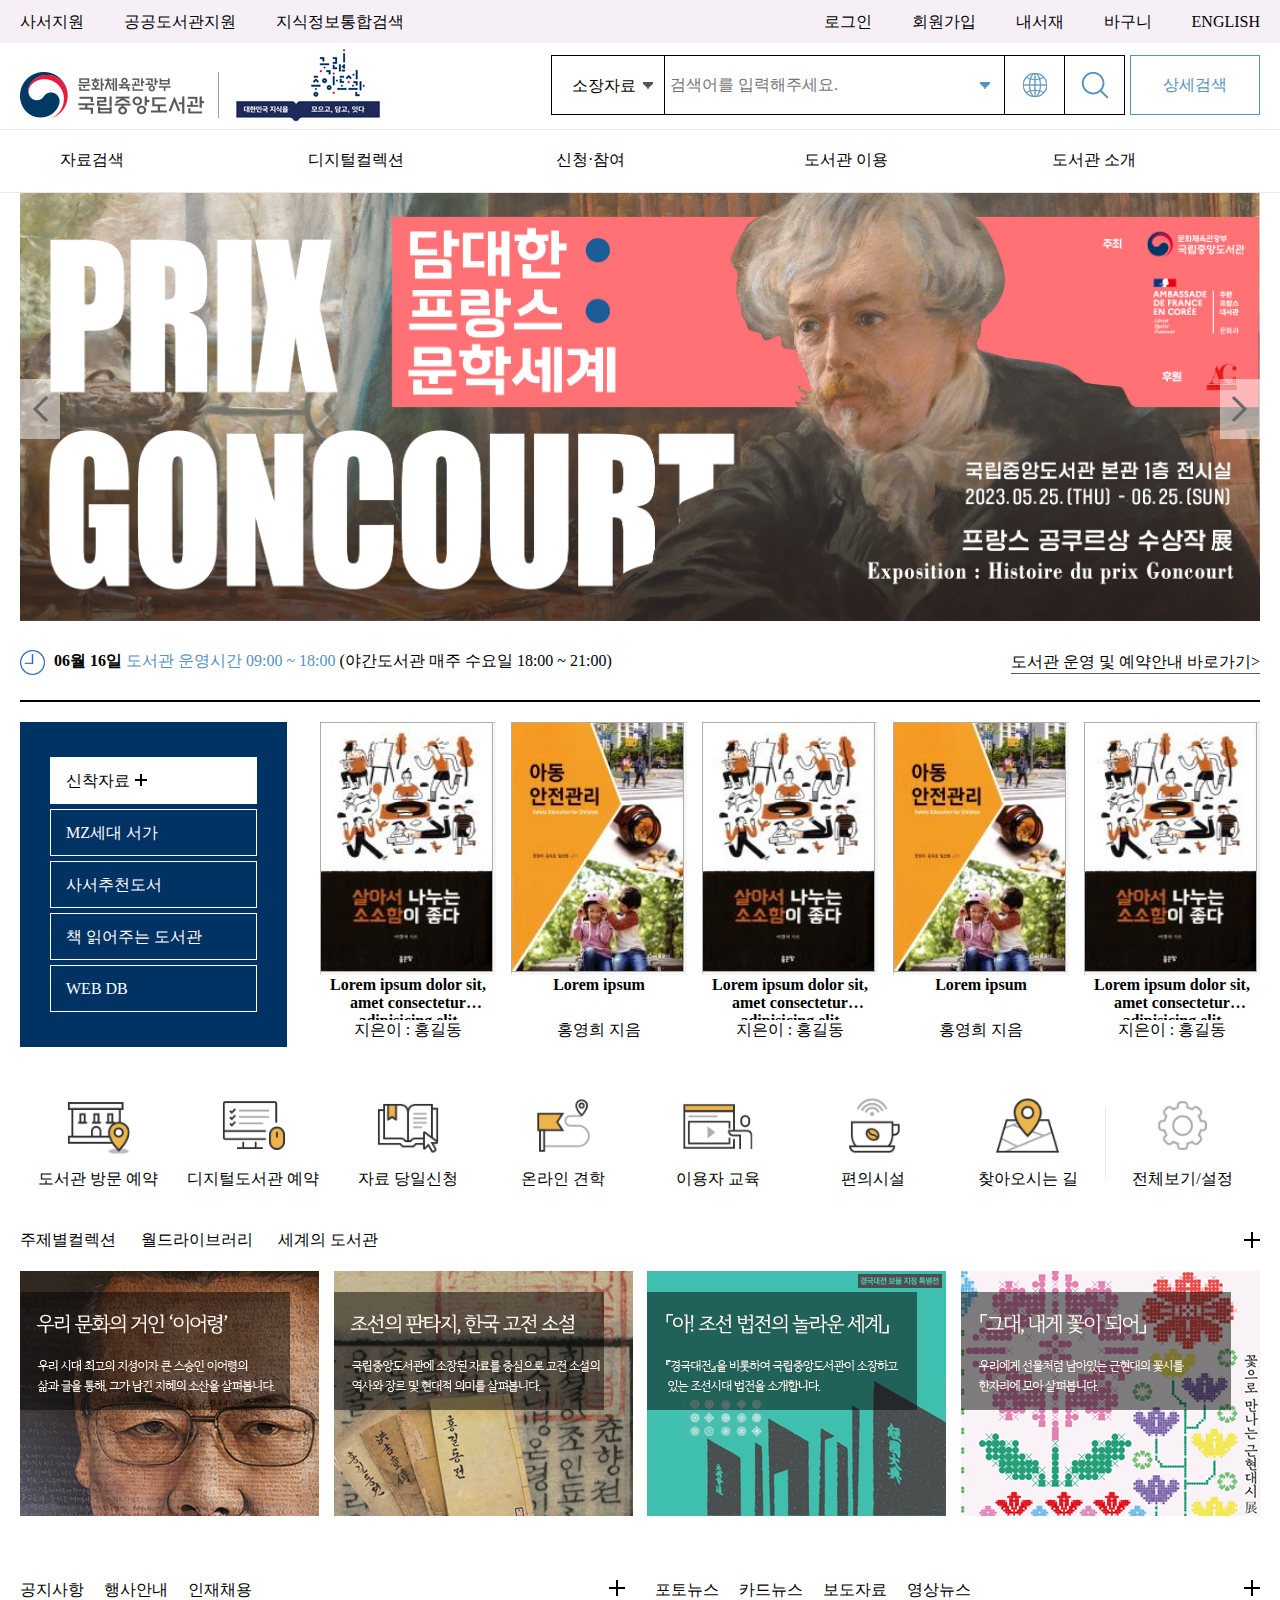
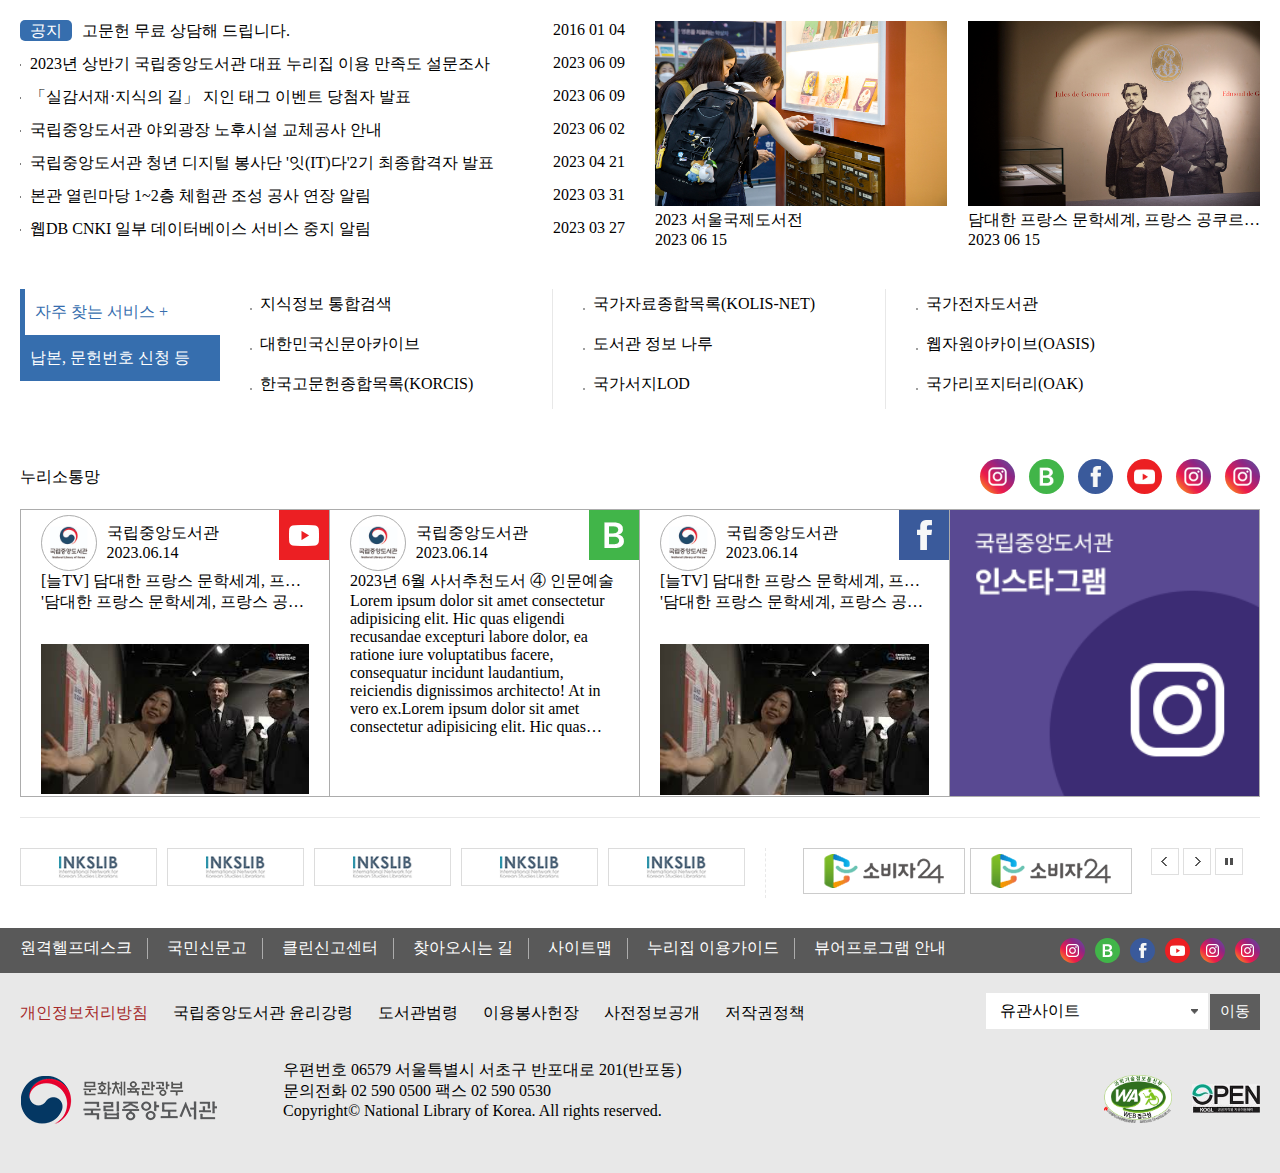
<file: index.html>
<!DOCTYPE html>
<html lang="ko">
<head>
  <meta charset="UTF-8">
  <meta name="viewport" content="width=device-width, initial-scale=1.0">
  <title>국립중앙도서관</title>
  <link rel="stylesheet" href="style.css">
</head>
<body>
  <!-- <div class="modal_wrap">
    <div class="modal_content">
      <a href="">
        <img src="img/viewImage-modal-popup.png" alt="이벤트">
      </a>
    </div>
    <div class="modal_footer">
      <input type="checkbox" id="check_dont_see">
      <label for="check_dont_see">오늘 하루 보지 않기</label>
      <button class="close">닫기</button>
    </div>
  </div> -->

  <header>
    <div class="header_top">
      <div class="inner">
        <div class="header_top_left">
          <ul>
            <li><a href="">사서지원</a></li>
            <li><a href="">공공도서관지원</a></li>
            <li><a href="">지식정보통합검색</a></li>
          </ul>
        </div>
        <div class="header_top_right">
          <ul>
            <li><a href="">로그인</a></li>
            <li><a href="">회원가입</a></li>
            <li><a href="">내서재</a></li>
            <li><a href="">바구니</a></li>
            <li><a href="">ENGLISH</a></li>
          </ul>
        </div>
      </div>
    </div>
    <div class="header_logo_search">
      <div class="inner">
        <h1 class="header_logo">
          <a href="" title="메인페이지로 이동">
            <span class="blind">문화체육관광부 국립중앙도서관 로고</span>
            <span class="blind">대한민국 지식을 모으고, 담고, 잇다</span>
          </a>
        </h1>
        <div class="header_search">
          <form action="" method="" title="" name="">
            <select name="" id="" title="검색구분">
              <option value="">소장자료</option>
              <option value="">홈페이지</option>
              <option value="">지식정보</option>
            </select>
            <div class="header_search_input">
              <label class="blind" for="">검색어를 입력해주세요.</label>
              <input type="search" placeholder="검색어를 입력해주세요.">
              <a href="" title="자동 완성 열기"><span class="blind">자동 완성 열기</span></a>
            </div>
            <div class="btn_search"><button class="btn_world"><span class="blind">언어선택</span></button></div>
            <div class="btn_search"><button class="btn_ico_search"><span class="blind">검색아이콘</span></button></div>
            <div class="btn_detail"><button><span>상세검색</span></button></div>
          </form>
        </div>
      </div>
    </div>
    <div class="header_gnb_menu">
      <div class="inner">
        <ul class="menu">
          <li><a href=""><span>자료검색</span></a>
            <ul>
              <li><a href="">sub1</a></li>
              <li><a href="">sub2</a></li>
              <li><a href="">sub3</a></li>
              <li><a href="">sub4</a></li>
              <li><a href="">sub5</a></li>
              <li><a href="">sub6</a></li>
              <li><a href="">sub7</a></li>
              <li><a href="">sub8</a></li>
            </ul>
          </li>
          <li><a href=""><span>디지털컬렉션</span></a>
            <ul>
              <li><a href="">1</a></li>
              <li><a href="">2</a></li>
              <li><a href="">3</a></li>
              <li><a href="">4</a></li>
              <li><a href="">5</a></li>
              <li><a href="">6</a></li>
              <li><a href="">7</a></li>
              <li><a href="">8</a></li>
            </ul>
          </li>
          <li><a href=""><span>신청·참여</span></a>
            <ul>
              <li><a href="">1</a></li>
              <li><a href="">2</a></li>
              <li><a href="">3</a></li>
              <li><a href="">4</a></li>
              <li><a href="">5</a></li>
              <li><a href="">6</a></li>
              <li><a href="">7</a></li>
              <li><a href="">8</a></li>
            </ul>
          </li>
          <li><a href=""><span>도서관 이용</span></a>
            <ul>
              <li><a href="">1</a></li>
              <li><a href="">2</a></li>
              <li><a href="">3</a></li>
              <li><a href="">4</a></li>
              <li><a href="">5</a></li>
              <li><a href="">6</a></li>
              <li><a href="">7</a></li>
              <li><a href="">8</a></li>
            </ul>
          </li>
          <li><a href=""><span>도서관 소개</span></a>
            <ul>
              <li><a href="">1</a></li>
              <li><a href="">2</a></li>
              <li><a href="">3</a></li>
              <li><a href="">4</a></li>
              <li><a href="">5</a></li>
              <li><a href="">6</a></li>
              <li><a href="">7</a></li>
              <li><a href="">8</a></li>
            </ul>
          </li>
        </ul>
      </div>
    </div>
  </header>

  <main>
    <div class="container inner">
      <div class="silder_wrap">
        <ul class="silder">
          <li><a href=""><img src="img/slide-img1.jpg" alt="프랑스문학세계"></a></li>
          <li><a href=""><img src="img/slide-img2.png" alt="실감서재"></a></li>
          <li><a href=""><img src="img/slide-img3.jpg" alt="국립중앙도서관 통합검색서비스 오픈"></a></li>
        </ul>
        <button class="prev"></button>
        <button class="next"></button>
      </div>
      <div class="library_info">
        <div class="library_info_left">
          <img src="img/time-open1.png" alt="시계">
          <strong>06월 16일</strong>
          <em>도서관 운영시간 09:00 ~ 18:00</em>
          <span>(야간도서관 매주 수요일 18:00 ~ 21:00)</span>
        </div>
        <a href="">도서관 운영 및 예약안내 바로가기</a>
      </div>
      <div class="book_list_wrap">
        <div class="book_menu_wrap">
          <ul>
            <li><a class="on" href=""><span>신착자료</span></a></li>
            <li><a href=""><span>MZ세대 서가</span></a></li>
            <li><a href=""><span>사서추천도서</span></a></li>
            <li><a href=""><span>책 읽어주는 도서관</span></a></li>
            <li><a href=""><span>WEB DB</span></a></li>
          </ul>
        </div>

        <div class="book_contents_wrap">
          <ul>
            <li><a href="">
              <div class="book_img_wrap">
                <img src="img/KMO202324320_thumbnail.jpg" alt="살아서 나누는 소소함이 좋다">
              </div>
              <div class="book_info_wrap">
                <span class="book_info_title">Lorem ipsum dolor sit, amet consectetur adipisicing elit</span>
                <span class="book_info_txt">지은이 : 홍길동</span>
              </div>
              <div class="hover_new">
                <span class="new_book">Lorem ipsum dolor sit amet Lorem ipsum dolor sit amet</span>
              </div>
            </a></li>
            <li><a href="">
              <div class="book_img_wrap">
                <img src="img/KMO202325025_thumbnail.jpg" alt="아동 안전관리">
              </div>
              <div class="book_info_wrap">
                <span class="book_info_title">Lorem ipsum</span>
                <span class="book_info_txt">홍영희 지음</span>
              </div>
              <div class="hover_new">
                <span class="new_book">Lorem ipsum dolor sit amet Lorem ipsum dolor sit amet</span>
              </div>
            </a></li>
            <li><a href="">
              <div class="book_img_wrap">
                <img src="img/KMO202324320_thumbnail.jpg" alt="살아서 나누는 소소함이 좋다">
              </div>
              <div class="book_info_wrap">
                <span class="book_info_title">Lorem ipsum dolor sit, amet consectetur adipisicing elit</span>
                <span class="book_info_txt">지은이 : 홍길동</span>
              </div>
              <div class="hover_new">
                <span class="new_book">Lorem ipsum dolor sit amet Lorem ipsum dolor sit amet</span>
              </div>
            </a></li>
            <li><a href="">
              <div class="book_img_wrap">
                <img src="img/KMO202325025_thumbnail.jpg" alt="아동 안전관리">
              </div>
              <div class="book_info_wrap">
                <span class="book_info_title">Lorem ipsum</span>
                <span class="book_info_txt">홍영희 지음</span>
              </div>
              <div class="hover_new">
                <span class="new_book">Lorem ipsum dolor sit amet Lorem ipsum dolor sit amet</span>
              </div>
            </a></li>
            <li><a href="">
              <div class="book_img_wrap">
                <img src="img/KMO202324320_thumbnail.jpg" alt="살아서 나누는 소소함이 좋다">
              </div>
              <div class="book_info_wrap">
                <span class="book_info_title">Lorem ipsum dolor sit, amet consectetur adipisicing elit</span>
                <span class="book_info_txt">지은이 : 홍길동</span>
              </div>
              <div class="hover_new">
                <span class="new_book">Lorem ipsum dolor sit amet Lorem ipsum dolor sit amet</span>
              </div>
            </a></li>
          </ul>
        </div>
      </div>

      <div class="menu_ico">
        <ul>
          <li><a href="">
            <span class="menu_ico_img"><img src="img/menu-icon1.png" alt="도서관 방문 예약"></span>
            <span class="menu_ico_txt">도서관 방문 예약</span>
          </a></li>
          <li><a href="">
            <span class="menu_ico_img"><img src="img/viewImage2.png" alt="디지털도서관 예약"></span>
            <span class="menu_ico_txt">디지털도서관 예약</span>
          </a></li>
          <li><a href="">
            <span class="menu_ico_img"><img src="img/viewImage3.png" alt="자료 당일신청"></span>
            <span class="menu_ico_txt">자료 당일신청</span>
            </a></li>
          <li><a href="">
            <span class="menu_ico_img"><img src="img/viewImage4.png" alt="온라인 견학"></span>
            <span class="menu_ico_txt">온라인 견학</span></a
            ></li>
          <li><a href="">
            <span class="menu_ico_img"><img src="img/viewImage5.png" alt="이용자 교육"></span>
            <span class="menu_ico_txt">이용자 교육</span></a
            ></li>
          <li><a href="">
            <span class="menu_ico_img"><img src="img/viewImage6.png" alt="편의시설"></span>
            <span class="menu_ico_txt">편의시설</span></a></li>
          <li><a href="">
            <span class="menu_ico_img"><img src="img/viewImage7.png" alt="찾아오시는 길"></span>
            <span class="menu_ico_txt">찾아오시는 길</span></a></li>
          <li><a href="">
            <span class="menu_ico_img"><img src="img/ico_service8.png" alt="전체보기 설정"></span>
            <span class="menu_ico_txt">전체보기/설정</span></a></li>
        </ul>
      </div>

      <div class="collection_wrap">
        <ul class="tab_list">
          <li><a href="">주제별컬렉션</a></li>
          <li><a href="">월드라이브러리</a></li>
          <li><a href="">세계의 도서관</a></li>
        </ul>
        <div class="tab_collection">
          <div class="collection_img">
            <ul>
              <li><a href=""><img src="img/collection-1.png" alt="문화의 거인 이어령"></a></li>
              <li><a href=""><img src="img/collection-2.png" alt="문화의 거인 이어령"></a></li>
              <li><a href=""><img src="img/collection-3.png" alt="문화의 거인 이어령"></a></li>
              <li><a href=""><img src="img/collection-4.png" alt="문화의 거인 이어령"></a></li>
            </ul>
          </div>
        </div>
        <div class="vlew_plus">
          <a href=""></a>
        </div>
      </div>
      <div class="main_section">
        <div class="notice_wrap">
          <div class="notice_tap_list">
            <ul>
              <li><a href=""><span>공지사항</span></a></li>
              <li><a href=""><span>행사안내</span></a></li>
              <li><a href=""><span>인재채용</span></a></li>
            </ul>
          </div>
          <div class="notice_content_list">
            <ul>
              <li><a href="">
                <p><span>공지</span>고문헌 무료 상담해 드립니다.</p>
                <strong>2016 01 04</strong>
              </a></li>
              <li class="notice_content_dot"><a href="">
                <p>2023년 상반기 국립중앙도서관 대표 누리집 이용 만족도 설문조사</p>
                <strong>2023 06 09</strong>
              </a></li>
              <li class="notice_content_dot"><a href="">
                <p>「실감서재·지식의 길」 지인 태그 이벤트 당첨자 발표</p>
                <strong>2023 06 09</strong>
              </a></li>
              <li class="notice_content_dot"><a href="">
                <p>국립중앙도서관 야외광장 노후시설 교체공사 안내</p>
                <strong>2023 06 02</strong>
              </a></li>
              <li class="notice_content_dot"><a href="">
                <p>국립중앙도서관 청년 디지털 봉사단 '잇(IT)다'2기 최종합격자 발표</p>
                <strong>2023 04 21</strong>
              </a></li>
              <li class="notice_content_dot"><a href="">
                <p>본관 열린마당 1~2층 체험관 조성 공사 연장 알림</p>
                <strong>2023 03 31</strong>
              </a></li>
              <li class="notice_content_dot"><a href="">
                <p>웹DB CNKI 일부 데이터베이스 서비스 중지 알림</p>
                <strong>2023 03 27</strong>
              </a></li>
            </ul>
          </div>
          <div class="view_plus"></div>
        </div>
        <div class="news_wrap">
          <div class="notice_tap_list">
            <ul>
              <li><a href="">포토뉴스</a></li>
              <li><a href="">카드뉴스</a></li>
              <li><a href="">보도자료</a></li>
              <li><a href="">영상뉴스</a></li>
            </ul>
          </div>
          <div class="news_content_list">
            <ul>
              <li><a href="">
                <div class="news_img">
                  <img src="img/news_1.jpg" alt="서울국제도서전">
                </div>
                <div class="news_txt">
                  <strong>2023 서울국제도서전</strong>
                  <em>2023 06 15</em>
                </div>
              </a></li>
              <li><a href="">
                <div class="news_img">
                  <img src="img/news_2.jpg" alt="프랑스 문학세계, 프랑스 공쿠르상 수상작">
                </div>
                <div class="news_txt">
                  <strong>담대한 프랑스 문학세계, 프랑스 공쿠르상 수상작</strong>
                  <em>2023 06 15</em>
                </div>
              </a></li>
            </ul>
          </div>
          <div class="view_plus"></div>
        </div>
      </div>

      <div class="service_link_wrap">
        <div class="type_list">
          <ul>
            <li class="type_list_sevice"><a href=""><span>자주 찾는 서비스 </span><span>+</span></a></li>
            <li class="type_list_num"><a href=""><span>납본, 문헌번호 신청 등</span></a></li>
          </ul>
        </div>
        <div class="type_service_link">
          <ul>
            <li><a href="">지식정보 통합검색</a></li>
            <li><a href="">국가자료종합목록(KOLIS-NET)</a></li>
            <li><a href="">국가전자도서관</a></li>
            <li><a href="">대한민국신문아카이브</a></li>
            <li><a href="">도서관 정보 나루</a></li>
            <li><a href="">웹자원아카이브(OASIS)</a></li>
            <li><a href="">한국고문헌종합목록(KORCIS)</a></li>
            <li><a href="">국가서지LOD</a></li>
            <li><a href="">국가리포지터리(OAK)</a></li>
          </ul>
        </div>
      </div>

      <div class="nuri_sns_wrap">
        <h5 class="tit_wrap">누리소통망</h5>
        <div class="nuri_list">
          <ul>
            <li><a href="">
              <div class="nuri_logo_tit">
                <div class="nuri_logo">
                  <img src="img/nl_logo_top.jpg" alt="국립중앙도서관 로고">
                </div>
                <div class="nuri_tit_wrap">
                  <div class="nuri_tit">
                    <p>국립중앙도서관</p>
                  </div>
                  <div class="nuri_date">
                    <strong>2023.06.14</strong>
                  </div>
                </div>
              </div>
              <div class="nuri_txt_tit">
                [늘TV] 담대한 프랑스 문학세계, 프랑스
              </div>
              <div class="nuri_txt">
                <p>'담대한 프랑스 문학세계, 프랑스 공쿠르상 수상작'</p>
              </div>
              <div class="nuri_img">
                <img src="img/youtube_20230616.jpg" alt="뉴스 이미지">
              </div>
            </a></li>
            <li><a href="">
              <div class="nuri_logo_tit">
                <div class="nuri_logo">
                  <img src="img/nl_logo_top.jpg" alt="국립중앙도서관 로고">
                </div>
                <div class="nuri_tit_wrap">
                  <div class="nuri_tit">
                    <p>국립중앙도서관</p>
                  </div>
                  <div class="nuri_date">
                    <strong>2023.06.14</strong>
                  </div>
                </div>
              </div>
              <div class="nuri_txt_tit">
                2023년 6월 사서추천도서 ④ 인문예술
              </div>
              <div class="nuri_txt_8">
                <p>Lorem ipsum dolor sit amet consectetur adipisicing elit. Hic quas eligendi recusandae excepturi labore dolor, ea ratione iure voluptatibus facere, consequatur incidunt laudantium, reiciendis dignissimos architecto! At in vero ex.Lorem ipsum dolor sit amet consectetur adipisicing elit. Hic quas eligendi recusandae excepturi labore dolor, ea ratione iure voluptatibus facere, consequatur incidunt laudantium, reiciendis dignissimos architecto! At in vero ex.
                </p>
              </div>
            </a></li>
            <li><a href="">
              <div class="nuri_logo_tit">
                <div class="nuri_logo">
                  <img src="img/nl_logo_top.jpg" alt="국립중앙도서관 로고">
                </div>
                <div class="nuri_tit_wrap">
                  <div class="nuri_tit">
                    <p>국립중앙도서관</p>
                  </div>
                  <div class="nuri_date">
                    <strong>2023.06.14</strong>
                  </div>
                </div>
              </div>
              <div class="nuri_txt_tit">
                [늘TV] 담대한 프랑스 문학세계, 프랑스
              </div>
              <div class="nuri_txt">
                <p>'담대한 프랑스 문학세계, 프랑스 공쿠르상 수상작'</p>
              </div>
              <div class="nuri_img">
                <img src="img/youtube_20230616.jpg" alt="뉴스 이미지">
              </div>
            </a></li>
            <li><a href=""></a></li>
          </ul>
        </div>
        <div class="nuri_sns_list">
          <ul>
            <li><a href=""><span class="blind">인스타그램</span></a></li>
            <li><a href=""><span class="blind">블로그</span></a></li>
            <li><a href=""><span class="blind">페이스북</span></a></li>
            <li><a href=""><span class="blind">트위터</span></a></li>
            <li><a href=""><span class="blind">유투브</span></a></li>
            <li><a href=""><span class="blind">카카오톡 채널</span></a></li>
          </ul>
        </div>
      </div>

      <div class="main_banner_wrap">
        <div class="main_banner_left">
          <ul>
            <li><a href=""><img src="img/logo_in.png" alt="로고이름"></a></li>
            <li><a href=""><img src="img/logo_in.png" alt="로고이름"></a></li>
            <li><a href=""><img src="img/logo_in.png" alt="로고이름"></a></li>
            <li><a href=""><img src="img/logo_in.png" alt="로고이름"></a></li>
            <li><a href=""><img src="img/logo_in.png" alt="로고이름"></a></li>
          </ul>
        </div>
        <div class="main_banner_right">
          <div class="silder_banner_img">
            <ul>
              <li><a href=""><img src="img/viewImagelogo.png" alt="소비자24로고"></a></li>
              <li><a href=""><img src="img/viewImagelogo.png" alt="소비자24로고"></a></li>
              <li><a href=""><img src="img/viewImagelogo.png" alt="소비자24로고"></a></li>
              <li><a href=""><img src="img/viewImagelogo.png" alt="소비자24로고"></a></li>
              <li><a href=""><img src="img/viewImagelogo.png" alt="소비자24로고"></a></li>
            </ul>
          </div>
          <div class="silder_banner_btn">
            <button><span class="blind">앞으로</span></button>
            <button><span class="blind">뒤로</span></button>
            <button><span class="blind">일시정지</span></button>
            <button><span class="blind">재생</span></button>
          </div>
        </div>
      </div>
    </div>
  </main>

  <footer>
      <div class="footer_top">
        <div class="inner">
          <div class="footer_util_list">
            <ul>
              <li><a href="">원격헬프데스크</a></li>
              <li><a href="">국민신문고</a></li>
              <li><a href="">클린신고센터</a></li>
              <li><a href="">찾아오시는 길</a></li>
              <li><a href="">사이트맵</a></li>
              <li><a href="">누리집 이용가이드</a></li>
              <li><a href="">뷰어프로그램 안내</a></li>
            </ul>
          </div>
          <div class="footer_sns">
            <ul>
              <li><a href=""><span class="blind">인스타그램</span></a></li>
              <li><a href=""><span class="blind">블로그</span></a></li>
              <li><a href=""><span class="blind">페이스북</span></a></li>
              <li><a href=""><span class="blind">트위터</span></a></li>
              <li><a href=""><span class="blind">유투브</span></a></li>
              <li><a href=""><span class="blind">카카오톡 채널</span></a></li>
            </ul>
          </div>
        </div>
      </div>

      <div class="footer_bottom">
        <div class="inner">
          <div class="policy_list">
            <ul>
              <li><a href="">개인정보처리방침</a></li>
              <li><a href="">국립중앙도서관 윤리강령</a></li>
              <li><a href="">도서관범령</a></li>
              <li><a href="">이용봉사헌장</a></li>
              <li><a href="">사전정보공개</a></li>
              <li><a href="">저작권정책</a></li>
            </ul>

            <div class="family-wrap">
              <label for="family_site" class="blind">유관사이트</label>
              <select name="" id="">
                <option value="" selected disabled>유관사이트</option>
                <option value="">국립어린이청소년도서관</option>
                <option value="">국제세종도서관</option>
              </select>
              <button type="button" title="새창열림">이동</button>
            </div>
          </div>

          <div class="footer_info_wrap">
            <div class="footer_info_left">
              <span class="footer_logo" title="문화체육관광부 국립중앙도서관 로고">문화제육관광부 국립중앙도서관</span>
              <ul class="info_txt">
                <li>우편번호 06579 서울특별시 서초구 반포대로 201(반포동)</li>
                <li>문의전화 02 590 0500 팩스 02 590 0530</li>
                <li>Copyright© National Library of Korea. All rights reserved.</li>
              </ul>
            </div>
            <div class="footer_info_right">
              <ul class="info_logo">
                <li><a href=""><img src="img/wa_230513.png" alt="웹접근성"></a></li>
                <li><a href=""><img src="img/open.jpg" alt="오픈"></a></li>
              </ul>
            </div>
          </div>
        </div>
      </div>
  </footer>
  <script src="jquery-3.6.0.min.js"></script>
  <script>
    $(".modal_wrap").find(".close").on("click", function(){
      $(".modal_wrap").css("display", "none");
    });
  </script>
</body>
</html>
</file>
<file: style.css>
*{
  margin: 0;
  padding: 0;
  list-style-type: none;
  text-decoration: none;
  font-size: inherit;
  font-weight: normal;
  font-style: normal;
  color: inherit;
}
select,
input[type="search"],
.header_search button{
  all: unset;
}
.header_search button{
  cursor: pointer;
}
.inner{
  width: 1240px;
  margin: 0 auto;
}
.blind{
  position: absolute;
  width: 1px;
  height: 1px;
  clip: rect(0 0 0 0);
  overflow: hidden;
}
/* header, main, footer, div{
  border: solid 1px blue;
}
div>*{
  border: solid 1px green;
}
div>div>*{
  border: solid 1px red;
} */

/* model */
.modal_wrap{
  position: absolute;
  left: 50px;
  top: 50px;
  width: 400px;
  height: 300px;
  z-index: 2;
}
.modal_content img{
  vertical-align: top;
}
.modal_footer{
  padding: 5px 0;
  background-color: #000;
  color: #fff;
  text-align: right;
}
.modal_footer .close{
  background: transparent;
  border: transparent;
  padding: 0 5px;
}

/* header */
.header_top{
  background-color: #7171;
}
.header_top .inner{
  height: 43px;
  line-height: 43px;
  display: flex;
  justify-content: space-between;
}
.header_top_left ul{
  display: flex;
  /* gap: 20px; */
}
.header_top_left ul li{
  margin-right: 40px;
}
.header_top_right ul{
  display: flex;
  /* gap: 20px; */
}
.header_top_right ul li{
  margin-left: 40px;
}
.header_logo_search{
  border-bottom: solid 1px #e8e8e8;
  height: 86px;
}
.header_logo_search .inner{
  height: 84px;
  display: flex;
  justify-content: space-between;
  align-items: center;
}
.header_logo a{
  display: block;
  width: 360px;
  height: 72px;
  background: url(img/revise_logo_main2.png) no-repeat center/cover;
}
.header_search form{
  display: flex;
}
.header_search select{
  width: 114px;
  height: 60px;
  line-height: 60px;
  border: solid 1px #000;
  padding-left: 20px;
  box-sizing: border-box;
  background: url(img/ic_main_arrow_b.png)no-repeat 91px center/10px;
}
.header_search_input{
  position: relative;
}
.header_search_input input{
  width: 340px;
  height: 60px;
  line-height: 60px;
  border: solid 1px #000;
  box-sizing: border-box;
  border-left: transparent;
}
.header_search_input input::placeholder{
  padding-left: 5px;
}
.header_search_input a{
  display: block;
  width: 40px;
  height: 60px;
  line-height: 60px;
  background: url(img/ic_main_arrow_b2.png) no-repeat center;
  position: absolute;
  top: 0;
  right: 0;
}
.btn_search button{
  display: block;
  width: 60px;
  height: 60px;
  border: solid 1px #000;
  box-sizing: border-box;
  border-left: transparent;
}
.btn_search .btn_world{
  background: url(img/ic_lang.png) no-repeat center;
}
.btn_search .btn_ico_search{
  background: url(img/mgf-glass_b.png) no-repeat center;
}
.btn_detail button{
  width: 130px;
  height: 60px;
  border: solid 1px #5692bc;
  box-sizing: border-box;
  margin-left: 5px;
  text-align: center;
  color: #5692bc;
}

.header_gnb_menu{
  border-bottom: solid 1px #e8e8e8;
}
.header_gnb_menu .menu{
  display: flex;
}
.header_gnb_menu .menu>li{
  width: 20%;
  height: 62px;
  padding: 20px 20px;
  box-sizing: border-box;
  position: relative;
}
.menu ul li{
  line-height: 40px;
}
.menu ul{
  background-color: #fff;
  position: absolute;
  z-index: 1;
  top: 62px;
  border: solid 1px #e8e8e8;
  display: none;
  width: 100%;
  padding-left: 10px;
  box-sizing: border-box;
}
.menu:hover ul{
  display: block;
}
.menu span:hover{
  background-color: #5692bc;
  color: #fff;
}
.menu span{
  padding: 10px 20px;
}
.menu ul li a{
  position: relative;
}
.menu ul li a::after{
  content: '';
  position: absolute;
  left: 50%;
  transform: translateX(-50%);
  bottom: 0;
  width: 0;
  height: 2px;
  background-color: #5692bc;
  transition: all 0.5s;
}
.menu ul li a:hover::after{
  width: 100%;
}
.menu ul li a:hover{
  color: #5692bc;
}

/* main */
.silder_wrap{
  width: 1240px;
  overflow: hidden;
  position: relative;
}
.silder{
  width: 300%;
}
.silder img{
  width: 1240px;
}
.silder li{
  float: left;
}
.silder_wrap button{
  width: 40px;
  height: 60px;
  position: absolute;
  top: 50%;
  background: rgba(255, 255, 255, .5) url(img/arrow_icon.png) no-repeat center/15px;
  border: transparent;
}
.silder_wrap .prev{
  transform: translateY(-50%);
  left: 0;
}
.silder_wrap .next{
  transform: translateY(-50%) rotate(180deg);
  right: 0;
}

.library_info{
  display: flex;
  justify-content: space-between;
  height: 75px;
  align-items: center;
}
.library_info a{
  border-bottom: #595959 1px solid;
}
.library_info_left img{
  width: 25px;
  height: 25px;
  vertical-align: middle;
  padding-right: 5px;
}
.library_info_left strong{
  font-weight: 700;
}
.library_info_left em{
  color: #5692bc;
}
.library_info a::after{
  content: '>';

}

.book_list_wrap{
  display: flex;
  justify-content: space-between;
  border-top: solid 2px #000;
  padding: 20px 0;
}
.book_menu_wrap{
  background-color: #003364;
  color: #fff;
}
.book_menu_wrap ul{
  display: flex;
  flex-direction: column;
  padding: 35px 30px;
  gap: 5px;
}
.book_menu_wrap ul li a{
  display: block;
  border: solid 1px #fff;
  width: 190px;
  height: 45px;
  line-height: 45px;
  padding-left: 15px;
  position: relative;
}
.book_menu_wrap ul li a:hover,
.book_menu_wrap ul li .on{
  background-color: #fff;
  color: #000;
}
.book_menu_wrap .on span::after{
  content: '더보기';
  width: 12px;
  height: 12px;
  background: url(img/more_icon_main.png)no-repeat center;
  overflow: hidden;
  /* text-indent: -99999px; */
  display: inline-block;
  margin-left: 5px;
  color: transparent;
}

.book_contents_wrap ul{
  display: flex;
  justify-content: space-between;
  gap: 15px;
}
.book_img_wrap{
  position: relative;
}
.book_img_wrap img{
  border: #acacac solid 1px;
  width: 171px;
  height: 248px;
}
.book_img_wrap::after{
  content: '';
  display: block;
  position: absolute;
  left: 0;
  top: 0;
  width: 176px;
  height: 253px;
  background: url(img/book_bg.png)no-repeat;
  z-index: -1;
}
.book_info_wrap .book_info_title{
  color: #000;
  font-weight: 700;
  text-align: center;
  display:-webkit-box;
  -webkit-line-clamp: 2;
  -webkit-box-orient: vertical;
  overflow: hidden;
  text-overflow: ellipsis;
  width: 176px;
  height: 44px;
}
.book_info_wrap .book_info_txt{
  display: block;
  text-align: center;
}
.book_contents_wrap li{
  position: relative;
}
.hover_new{
  position: absolute;
  width: 171px;
  height: 253px;
  background: url(img/book_hover.png);
  left: 5px;
  top: 0;
  display: none;
}
.book_contents_wrap li:hover .hover_new{
  display: block;
}
.hover_new .new_book{
  background: url(img/ico_new.png)no-repeat center 50px;
  color: #fff;
  padding-top: 130px;
  margin: 0 10px;
  text-align: center;
  box-sizing: border-box;
  display: block;
}

.menu_ico img{
  width: 78px;
  height: 78px;
}
.menu_ico ul{
  display: flex;
  text-align: center;
  padding: 20px 0;
}
.menu_ico ul li{
  width: 12.5%;
  position: relative;
}
.menu_ico li:hover .menu_ico_txt{
  color: orange;
}
.menu_ico_txt{
  display: block;
}
.menu_ico ul li:last-child::before{
  content: '';
  display: inline-block;
  width: 1px;
  height: 72px;
  background-color: #e8e8e8;
  position: absolute;
  top: 20PX;
  left: 0;
}

.collection_wrap{
  padding: 20px 0;
  position: relative;
}
.collection_wrap .tab_list{
  display: flex;
  margin-bottom: 20px;
}
.collection_wrap .tab_list li{
  padding-right: 25px;
}
.collection_img ul{
  display: flex;
  justify-content: space-between;
}
.vlew_plus a{
  position: absolute;
  top: 22px;
  right: 0;
  display: block;
  width: 16px;
  height: 16px;
  background: url(img/more_icon_main.png)no-repeat;
}
.main_section{
  display: flex;
  justify-content: space-between;
  padding: 40px 0 20px 0;
}
.notice_wrap,
.news_wrap{
  position: relative;
  width: 605px;
}
.view_plus{
  position: absolute;
  right: 0;
  top: 0;
  width: 16px;
  height: 16px;
  background: url(img/more_icon_main.png)no-repeat center/100%;
}
.notice_tap_list ul{
  display: flex;
  gap: 20px;
}
.notice_content_list{
  padding-top: 14px;
}
.notice_content_list a{
  display: flex;
  justify-content: space-between;
  padding: 6px 0;
}
.notice_content_list .notice_content_dot{
  position: relative;
  padding-left: 10px;
}
.notice_content_list .notice_content_dot::before{
  content: '';
  background-color: #000;
  width: 1px;
  height: 1px;
  position: absolute;
  left: 0;
  top: 50%;
  transform: translateY(-50%);
}
.notice_content_list a p span{
  background-color: #366eae;
  color: #fff;
  padding: 2px 10px;
  border-radius: 5px;
  margin-right: 10px;
}
.news_content_list ul{
  display: flex;
  justify-content: space-between;
  padding-top: 20px;
}
.news_content_list img{
  width: 292px;
  height: 185px;
}
.news_txt strong{
  display: block;
  width: 292px;
  white-space: nowrap;
  overflow: hidden;
  text-overflow: ellipsis;
}
.news_txt em{
  font-style: normal;
}

.service_link_wrap{
  display: flex;
  margin-top: 20px;
}
.type_list ul{
  width: 200px;
  height: 46px;
  line-height: 46px;
}
.type_list ul li{
  padding-left: 10px;
}
.type_list_sevice{
  border-left: #366eae solid 5px;
  color: #366eae;
  box-sizing: border-box;
}
.type_list_num{
  background-color: #366eae;
  color: #fff;
}
.type_service_link ul{
  display: flex;
  flex-wrap: wrap;
  padding: 0 15px 15px 15px;
}
.type_service_link ul li{
  width: 30%;
  height: 40px;
  padding: 5px 0;
  margin: 0 15px;
  border-right: solid 1px #e8e8e8;
  box-sizing: border-box;
  position: relative;
}
.type_service_link ul li a{
  padding: 5px 10px;
}
.type_service_link ul li::before{
  content: '';
  width: 2px;
  height: 2px;
  background-color: gray;
  border-radius: 50%;
  position: absolute;
  top: 50%;
  left: 0;
  transform: translateY(-50%);
}
.type_service_link ul li:nth-child(3n){
  border-right: transparent;
}

.nuri_sns_wrap{
  position: relative;
  margin: 20px 0;
}
.nuri_sns_wrap .tit_wrap{
  height: 65px;
  line-height: 65px;
}
.nuri_list ul{
  display: flex;
}
.nuri_list ul li{
  width: 25%;
  height: 288px;
  border: #acacac solid 1px;
  box-sizing: border-box;
  border-left: transparent;
  position: relative;
  padding: 5px 20px 0 20px;
}
.nuri_list ul li:nth-child(1){
  border-left: #acacac solid 1px;
}
.nuri_logo{
  width: 20%;
  border-radius: 50%;
  border: #acacac solid 1px;
  position: relative;
  flex-shrink: 0;
  margin-right: 10px;
}
.nuri_logo img{
  width: 100%;
  max-width: 70%;
  position: absolute;
  left: 50%;
  top: 50%;
  transform: translate(-50%, -50%);
}
.nuri_logo::after{
  content: '';
  display: block;
  padding-top: 100%;
}
.nuri_logo_tit{
  display: flex;
  align-items: center;
}
.nuri_tit_wrap{
  width: 100%;
}
.nuri_txt_tit,
.nuri_txt p{
  white-space: nowrap;
  overflow: hidden;
  text-overflow: ellipsis;
}
.nuri_txt_8{
  overflow: hidden;
  text-overflow: ellipsis;
  display: -webkit-box;
  -webkit-box-orient: vertical;
  -webkit-line-clamp: 8;
}
.nuri_txt p{
  height: 52px;
}
.nuri_img img{
  width: 100%;
}
.nuri_list ul li::after{
  content: '';
  width: 50px;
  height: 50px;
  position: absolute;
  right: 0;
  top: 0;
}
.nuri_list ul li:nth-child(1)::after{
  background: url(img/ic_yout_50.png)no-repeat;
}
.nuri_list ul li:nth-child(2)::after{
  background: url(img/ic_blog_50.png)no-repeat;
}
.nuri_list ul li:nth-child(3)::after{
  background: url(img/ic_facebook_50.png)no-repeat;
}
.nuri_list ul li:nth-child(4)::after{
  width: 100%;
  height: 100%;
  background: url(img/sns02instagram.png)no-repeat center/cover;
}
.nuri_sns_list ul{
  display: flex;
  justify-content: space-between;
  width: 280px;
  position: absolute;
  top: 0;
  right: 0;
  padding: 15px 0;
}
.nuri_sns_list ul li{
  width: 35px;
  height: 35px;
  border-radius: 50%;
}
.nuri_sns_list ul li:nth-child(1){
  background: url(img/ic_insta_50.png) no-repeat center/100% 100%;
}
.nuri_sns_list ul li:nth-child(2){
  background: url(img/ic_blog_50.png) no-repeat center/100% 100%;
}
.nuri_sns_list ul li:nth-child(3){
  background: url(img/ic_facebook_50.png) no-repeat center/100% 100%;
}
.nuri_sns_list ul li:nth-child(4){
  background: url(img/ic_yout_50.png) no-repeat center/100% 100%;
}
.nuri_sns_list ul li:nth-child(5){
  background: url(img/ic_insta_50.png) no-repeat center/100% 100%;
}
.nuri_sns_list ul li:nth-child(6){
  background: url(img/ic_insta_50.png) no-repeat center/100% 100%;
}

.main_banner_wrap{
  display: flex;
  padding: 30px 0;
  border-top: #e8e8e8 solid 1px;
}
.main_banner_left ul{
  display: flex;
  gap: 10px;
  padding-right: 20px;
}
.main_banner_left img{
  width: 137px;
  height: 38px;
}
.main_banner_right{
  width: 500px;
  border-left: dashed 1px #e8e8e8;
  display: flex;
}
.main_banner_right ul{
  width: 331px;
  overflow: hidden;
  display: flex;
  gap: 5px;
  padding-left: 37px;
}
.main_banner_right img{
  width: 162px;
  height: 46px;
}
.silder_banner_btn{
  width: 100%;
  text-align: center;
}
.silder_banner_btn button{
  background-image: url(img/sp_main.png);
  width: 28px;
  height: 27px;
  border: transparent;
}
.silder_banner_btn button:nth-child(1){
  background-position: -78px -56px;
}
.silder_banner_btn button:nth-child(2){
  background-position: -108px -56px;
}
.silder_banner_btn button:nth-child(3){
  background-position: -48px -86px;
}
.silder_banner_btn button:nth-child(4){
  background-position: -78px -86px;
  display: none;
}

.footer_top{
  width: 100%;
  background-color: #595959;
  padding: 10px 0;
  color: #fff;
}
.footer_top .inner{
  display: flex;
  justify-content: space-between;
}
.footer_util_list ul{
  display: flex;
}
.footer_util_list li{
  position: relative;
  padding-right: 18px;
  margin-right: 17px;
}
.footer_util_list li~li::before{
  content: '';
  display: block;
  position: absolute;
  left: -20px;
  top: 0;
  width: 1px;
  height: 100%;
  background-color: #acacac;
}
.footer_sns ul{
  display: flex;
  gap: 10px;
}
.footer_sns ul li{
  width: 25px;
  height: 25px;
  border-radius: 50%;
}
.footer_sns ul li:nth-child(1){
  background: url(img/ic_insta_50.png) no-repeat center/100% 100%;
}
.footer_sns ul li:nth-child(2){
  background: url(img/ic_blog_50.png) no-repeat center/100% 100%;
}
.footer_sns ul li:nth-child(3){
  background: url(img/ic_facebook_50.png) no-repeat center/100% 100%;
}
.footer_sns ul li:nth-child(4){
  background: url(img/ic_yout_50.png) no-repeat center/100% 100%;
}
.footer_sns ul li:nth-child(5){
  background: url(img/ic_insta_50.png) no-repeat center/100% 100%;
}
.footer_sns ul li:nth-child(6){
  background: url(img/ic_insta_50.png) no-repeat center/100% 100%;
}

.footer_bottom{
  background-color: #e8e8e8;
  padding: 20px 0 46px 0;
}
.policy_list{
  display: flex;
  justify-content: space-between;
}
.policy_list ul{
  display: flex;
  gap: 5px;
}
.policy_list ul li{
  padding: 10px;
}
.policy_list ul li:nth-child(1){
  color: brown;
  padding-left: 0;
}
.family-wrap select{
  width: 190px;
  height: 36px;
  padding: 0 18px 0 14px;
  background: #fff url(img/ic_main_arrow_b.png) no-repeat 95% / 3%;
  line-height: 36px;
}
.family-wrap button{
  border: transparent;
  height: 36px;
  padding: 0 10px;
  font-size: 15px;
  color: #fff;
  background: #5d5d5d;
  margin-left: -2px;
}

.footer_info_wrap .footer_logo{
  display: inline-block;
  overflow: hidden;
  color: transparent;
  width: 213px;
  height: 49px;
  background: url(img/layout.png) no-repeat 0 -222px;
  padding-right: 50px;
  margin-top: 15px;
}
.footer_info_wrap{
  display: flex;
  justify-content: space-between;
  margin-top: 26px;
}
.footer_info_left{
  display: flex;
}
.footer_info_wrap .info_logo img{
  width: 68px;
}
.footer_info_wrap .info_logo{
  display: flex;
  gap: 20px;
  align-items: center;
  padding-top: 15px;
}
</file>
